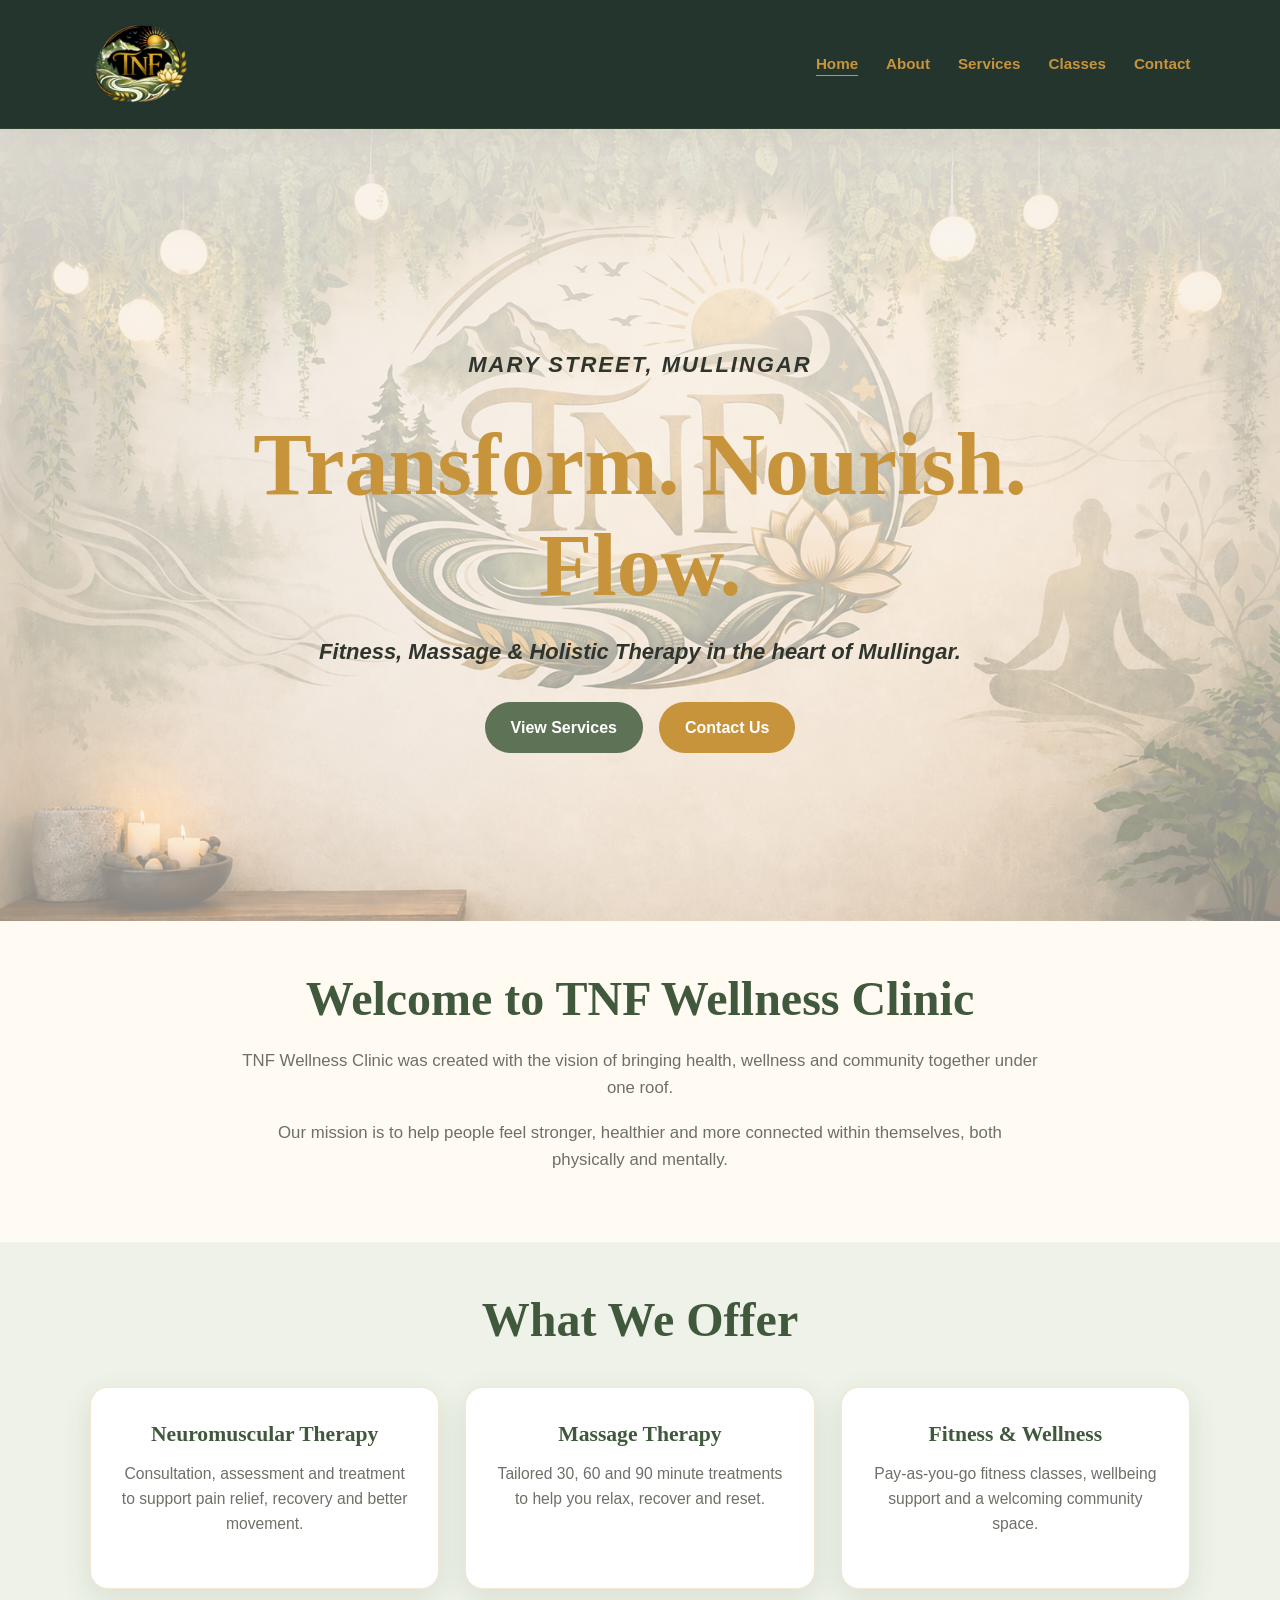
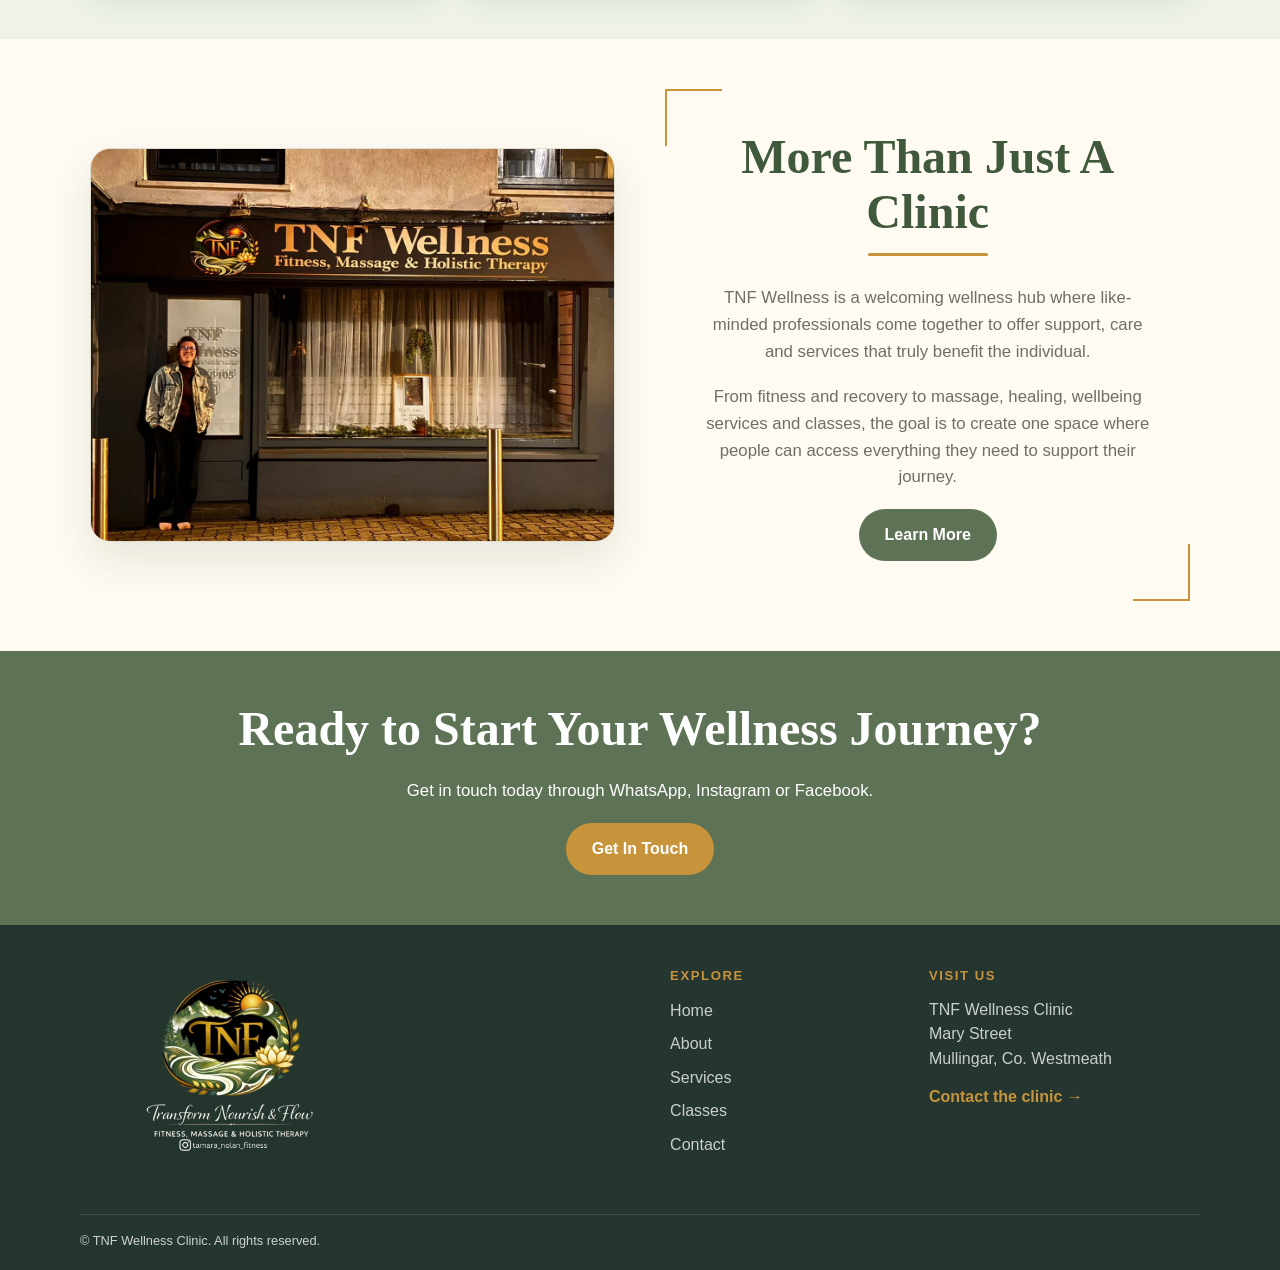
<file: index.html>
<!doctype html>
<html lang="en">
  <head>
    <meta charset="UTF-8" />
    <meta name="viewport" content="width=device-width, initial-scale=1.0" />
    <title>TNF Wellness Clinic | Mullingar</title>
    <link rel="preconnect" href="https://fonts.googleapis.com" />
    <link rel="preconnect" href="https://fonts.gstatic.com" crossorigin />
    <link rel="preconnect" href="https://fonts.googleapis.com" />
    <link
      href="https://fonts.googleapis.com/css2?family=Cormorant+Garamond:wght@500;600&display=swap"
      rel="stylesheet"
    />
    <link rel="preconnect" href="https://fonts.googleapis.com" />
    <link rel="preconnect" href="https://fonts.gstatic.com" crossorigin />
    <link
      href="https://fonts.googleapis.com/css2?family=Arsenal+SC:ital,wght@0,400;0,700;1,400;1,700&family=Goudy+Bookletter+1911&display=swap"
      rel="stylesheet"
    />
    <link rel="stylesheet" href="css/style.css" />
  </head>
  <body>
    <header class="site-header">
      <a href="index.html" class="logo-wrap">
        <img
          src="images/brand-image-green-s.jpg"
          alt="TNF Wellness Logo"
          class="nav-logo"
        />
      </a>

      <nav class="nav" id="nav">
        <a href="index.html" class="active">Home</a>
        <a href="about.html">About</a>
        <a href="services.html">Services</a>
        <a href="classes.html">Classes</a>
        <a href="contact.html">Contact</a>
      </nav>

      <button class="menu-toggle" id="menuToggle">☰</button>
    </header>
    <section class="hero">
      <div class="hero-overlay"></div>

      <div class="hero-content">
        <p class="eyebrow">Mary Street, Mullingar</p>
        <h1>Transform. <span>Nourish.</span> Flow.</h1>
        <p>Fitness, Massage & Holistic Therapy in the heart of Mullingar.</p>

        <div class="hero-buttons">
          <a href="services.html" class="btn primary">View Services</a>
          <a href="contact.html" class="btn secondary">Contact Us</a>
        </div>
      </div>
    </section>
    <section class="section intro">
      <div class="container">
        <h2>Welcome to TNF Wellness Clinic</h2>

        <p>
          TNF Wellness Clinic was created with the vision of bringing health,
          wellness and community together under one roof.
        </p>

        <p>
          Our mission is to help people feel stronger, healthier and more
          connected within themselves, both physically and mentally.
        </p>
      </div>
    </section>

    <section class="section soft">
      <div class="container">
        <h2>What We Offer</h2>

        <div class="cards">
          <div class="card">
            <h3>Neuromuscular Therapy</h3>
            <p>
              Consultation, assessment and treatment to support pain relief,
              recovery and better movement.
            </p>
          </div>

          <div class="card">
            <h3>Massage Therapy</h3>
            <p>
              Tailored 30, 60 and 90 minute treatments to help you relax,
              recover and reset.
            </p>
          </div>

          <div class="card">
            <h3>Fitness & Wellness</h3>
            <p>
              Pay-as-you-go fitness classes, wellbeing support and a welcoming
              community space.
            </p>
          </div>
        </div>
      </div>
    </section>

    <section class="section split">
      <div class="split-image-shop">
        <img src="images/shop-image.jpg" alt="TNF Wellness clinic storefront" />
      </div>

      <div class="split-content">
        <h2>More Than Just A Clinic</h2>

        <p>
          TNF Wellness is a welcoming wellness hub where like-minded
          professionals come together to offer support, care and services that
          truly benefit the individual.
        </p>

        <p>
          From fitness and recovery to massage, healing, wellbeing services and
          classes, the goal is to create one space where people can access
          everything they need to support their journey.
        </p>

        <a href="about.html" class="btn primary">Learn More</a>
      </div>
    </section>

    <section class="section cta">
      <div class="container">
        <h2>Ready to Start Your Wellness Journey?</h2>
        <p>Get in touch today through WhatsApp, Instagram or Facebook.</p>
        <a href="contact.html" class="btn gold">Get In Touch</a>
      </div>
    </section>

    <footer class="footer">
      <div class="footer-container">
        <div class="footer-brand">
          <a href="index.html" class="footer-logo-wrap">
            <img
              src="images/brand-image-green.png"
              alt="TNF Wellness Clinic"
              class="footer-logo"
            />
          </a>
        </div>

        <div class="footer-column">
          <h2 class="footer-column-title">Explore</h2>

          <nav class="footer-nav" aria-label="Footer navigation">
            <a href="index.html">Home</a>
            <a href="about.html">About</a>
            <a href="services.html">Services</a>
            <a href="classes.html">Classes</a>
            <a href="contact.html">Contact</a>
          </nav>
        </div>

        <div class="footer-column">
          <h2 class="footer-column-title">Visit Us</h2>

          <address>
            TNF Wellness Clinic<br />
            Mary Street<br />
            Mullingar, Co. Westmeath
          </address>

          <a href="contact.html" class="footer-contact-link">
            Contact the clinic →
          </a>
        </div>
      </div>

      <div class="footer-bottom">
        <p>
          © <span id="currentYear"></span> TNF Wellness Clinic. All rights
          reserved.
        </p>
      </div>
    </footer>

    <script src="js/script.js"></script>
  </body>
</html>
</file>
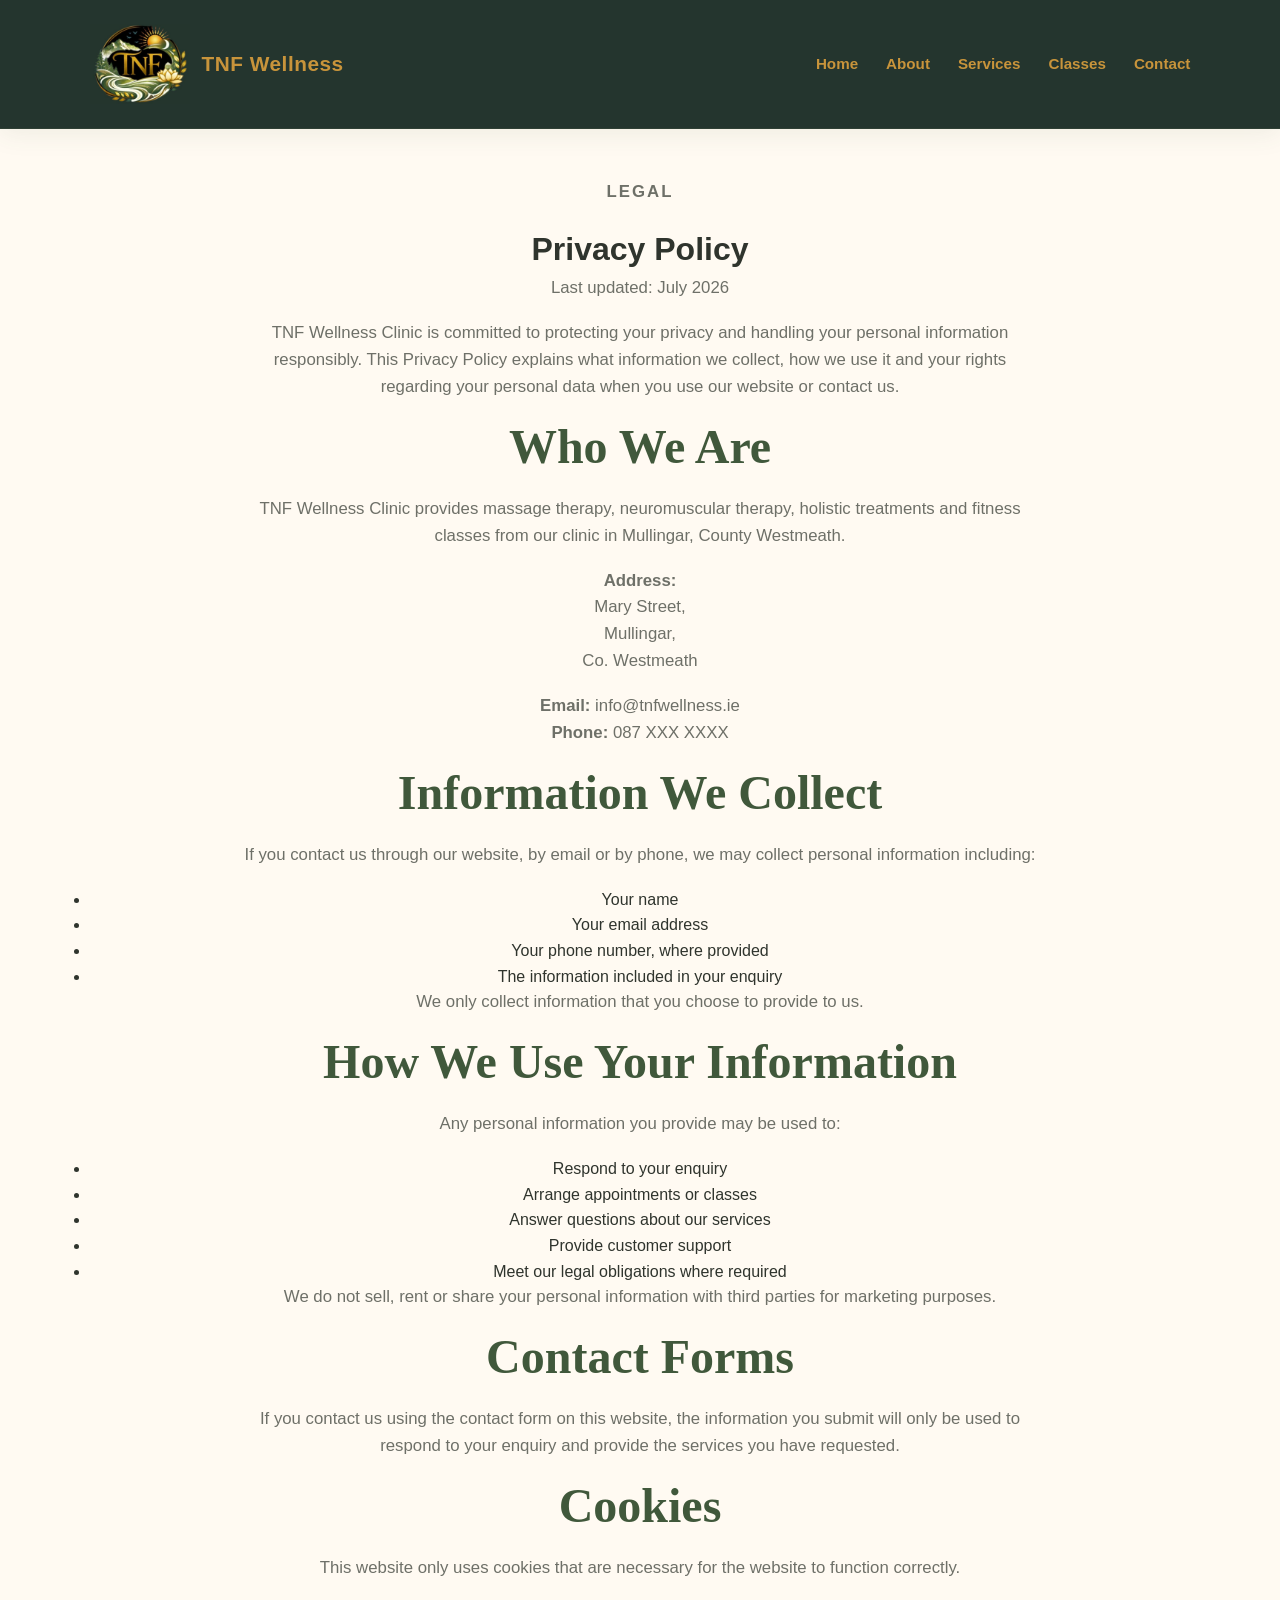
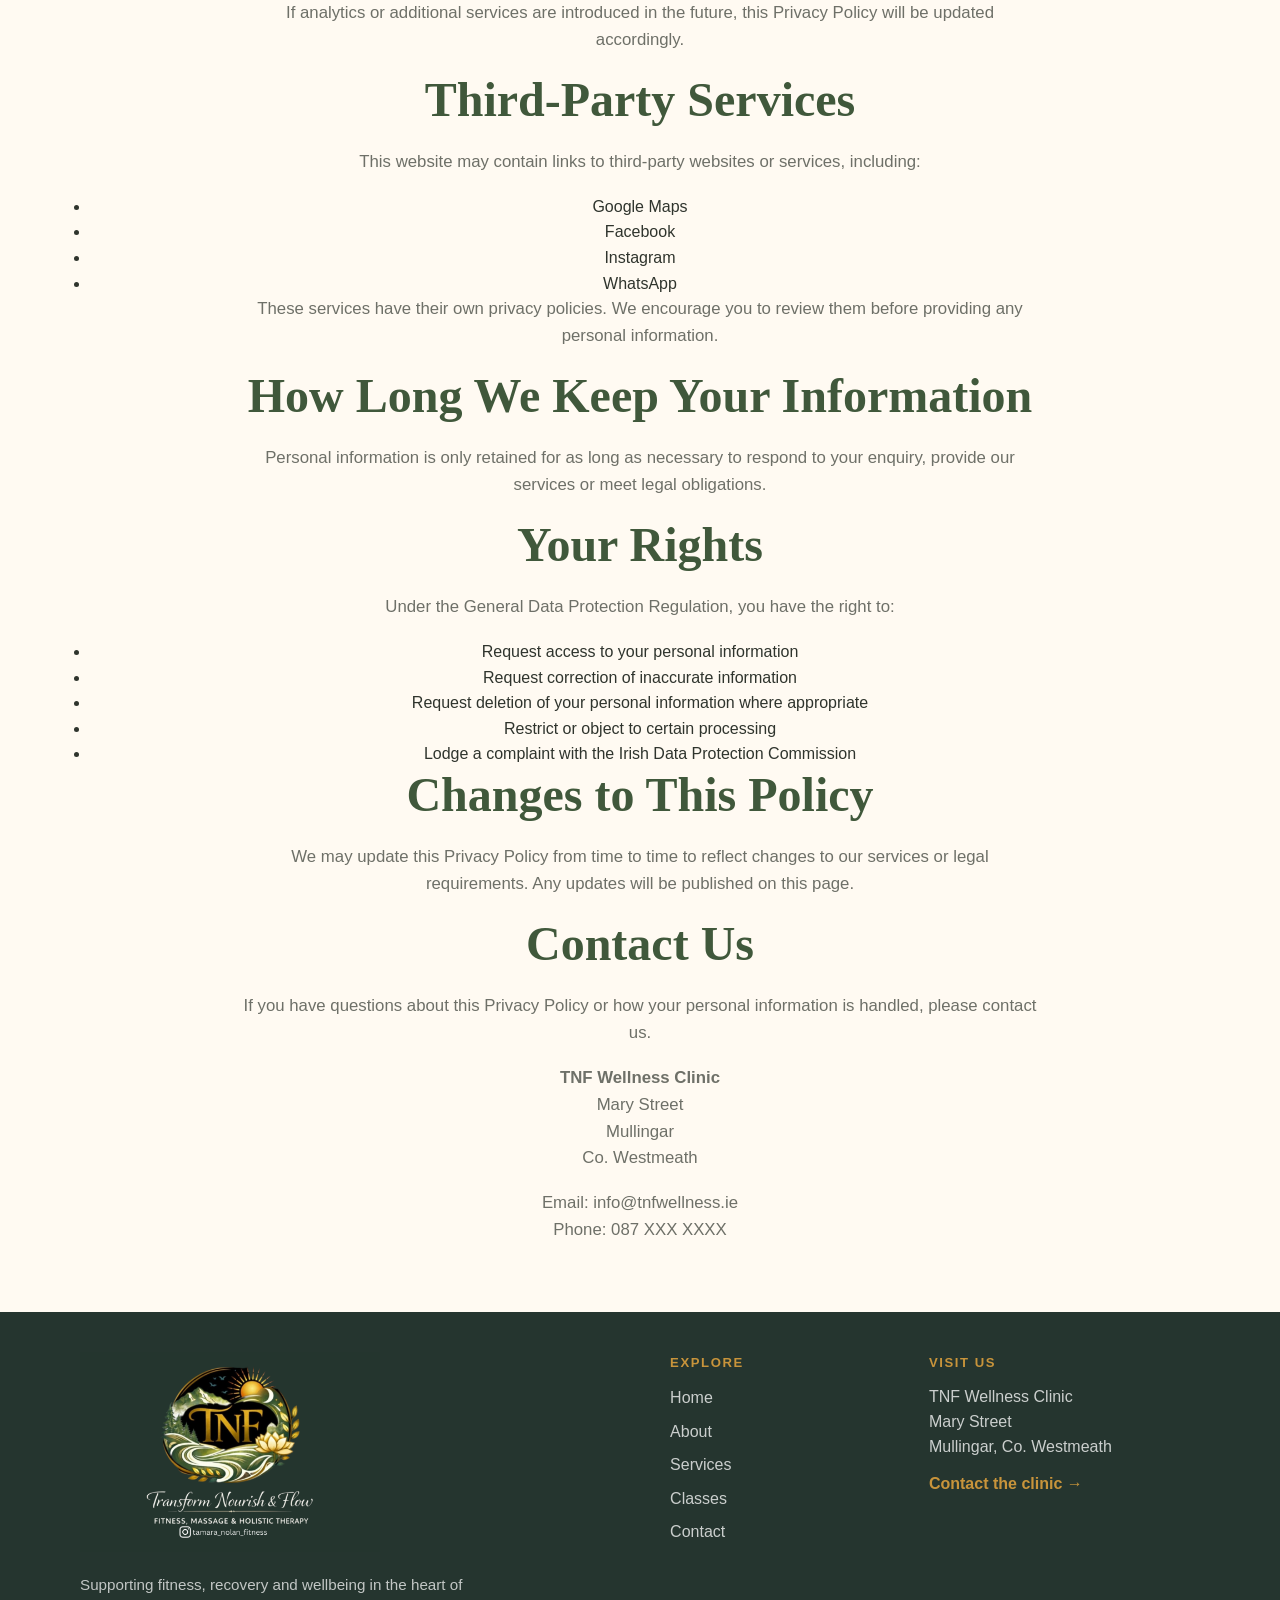
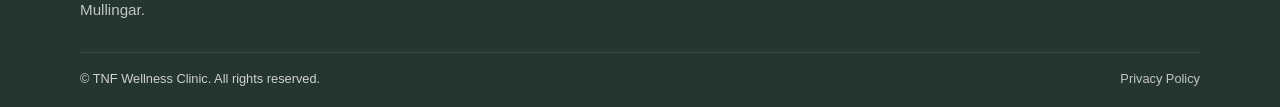
<file: privacy.html>
<!doctype html>
<html lang="en">
  <head>
    <meta charset="UTF-8" />
    <meta name="viewport" content="width=device-width, initial-scale=1.0" />

    <title>Privacy Policy | TNF Wellness Clinic</title>

    <link rel="stylesheet" href="css/style.css" />
  </head>

  <body>
    <header class="site-header">
      <a href="index.html" class="logo-wrap">
        <img
          src="images/brand-image-green-s.jpg"
          alt="TNF Wellness Clinic"
          class="nav-logo"
        />
        <span>TNF Wellness</span>
      </a>

      <nav class="nav" id="nav">
        <a href="index.html">Home</a>
        <a href="about.html">About</a>
        <a href="services.html">Services</a>
        <a href="classes.html">Classes</a>
        <a href="contact.html">Contact</a>
      </nav>

      <button
        class="menu-toggle"
        id="menuToggle"
        type="button"
        aria-label="Open navigation menu"
        aria-expanded="false"
        aria-controls="nav"
      >
        ☰
      </button>
    </header>

    <main class="section">
      <div class="container legal-content">
        <p class="eyebrow">Legal</p>

        <h1>Privacy Policy</h1>

        <p class="policy-date">Last updated: July 2026</p>

        <p>
          TNF Wellness Clinic is committed to protecting your privacy and
          handling your personal information responsibly. This Privacy Policy
          explains what information we collect, how we use it and your rights
          regarding your personal data when you use our website or contact us.
        </p>

        <h2>Who We Are</h2>

        <p>
          TNF Wellness Clinic provides massage therapy, neuromuscular therapy,
          holistic treatments and fitness classes from our clinic in Mullingar,
          County Westmeath.
        </p>

        <p>
          <strong>Address:</strong><br />
          Mary Street,<br />
          Mullingar,<br />
          Co. Westmeath
        </p>

        <p>
          <strong>Email:</strong>
          <a href="mailto:info@tnfwellness.ie">info@tnfwellness.ie</a><br />

          <strong>Phone:</strong>
          <a href="tel:+353XXXXXXXXX">087 XXX XXXX</a>
        </p>

        <h2>Information We Collect</h2>

        <p>
          If you contact us through our website, by email or by phone, we may
          collect personal information including:
        </p>

        <ul>
          <li>Your name</li>
          <li>Your email address</li>
          <li>Your phone number, where provided</li>
          <li>The information included in your enquiry</li>
        </ul>

        <p>We only collect information that you choose to provide to us.</p>

        <h2>How We Use Your Information</h2>

        <p>Any personal information you provide may be used to:</p>

        <ul>
          <li>Respond to your enquiry</li>
          <li>Arrange appointments or classes</li>
          <li>Answer questions about our services</li>
          <li>Provide customer support</li>
          <li>Meet our legal obligations where required</li>
        </ul>

        <p>
          We do not sell, rent or share your personal information with third
          parties for marketing purposes.
        </p>

        <h2>Contact Forms</h2>

        <p>
          If you contact us using the contact form on this website, the
          information you submit will only be used to respond to your enquiry
          and provide the services you have requested.
        </p>

        <h2>Cookies</h2>

        <p>
          This website only uses cookies that are necessary for the website to
          function correctly.
        </p>

        <p>
          If analytics or additional services are introduced in the future, this
          Privacy Policy will be updated accordingly.
        </p>

        <h2>Third-Party Services</h2>

        <p>
          This website may contain links to third-party websites or services,
          including:
        </p>

        <ul>
          <li>Google Maps</li>
          <li>Facebook</li>
          <li>Instagram</li>
          <li>WhatsApp</li>
        </ul>

        <p>
          These services have their own privacy policies. We encourage you to
          review them before providing any personal information.
        </p>

        <h2>How Long We Keep Your Information</h2>

        <p>
          Personal information is only retained for as long as necessary to
          respond to your enquiry, provide our services or meet legal
          obligations.
        </p>

        <h2>Your Rights</h2>

        <p>
          Under the General Data Protection Regulation, you have the right to:
        </p>

        <ul>
          <li>Request access to your personal information</li>
          <li>Request correction of inaccurate information</li>
          <li>
            Request deletion of your personal information where appropriate
          </li>
          <li>Restrict or object to certain processing</li>
          <li>Lodge a complaint with the Irish Data Protection Commission</li>
        </ul>

        <h2>Changes to This Policy</h2>

        <p>
          We may update this Privacy Policy from time to time to reflect changes
          to our services or legal requirements. Any updates will be published
          on this page.
        </p>

        <h2>Contact Us</h2>

        <p>
          If you have questions about this Privacy Policy or how your personal
          information is handled, please contact us.
        </p>

        <div class="policy-contact">
          <p>
            <strong>TNF Wellness Clinic</strong><br />
            Mary Street<br />
            Mullingar<br />
            Co. Westmeath
          </p>

          <p>
            Email:
            <a href="mailto:info@tnfwellness.ie">info@tnfwellness.ie</a><br />

            Phone:
            <a href="tel:+353XXXXXXXXX">087 XXX XXXX</a>
          </p>
        </div>
      </div>
    </main>

    <footer class="footer">
      <div class="footer-container">
        <div class="footer-brand">
          <a href="index.html" class="footer-logo-wrap">
            <img
              src="images/brand-image-green.png"
              alt="TNF Wellness Clinic"
              class="footer-logo"
            />
          </a>

          <p>
            Supporting fitness, recovery and wellbeing in the heart of
            Mullingar.
          </p>
        </div>

        <div class="footer-column">
          <h2 class="footer-column-title">Explore</h2>

          <nav class="footer-nav" aria-label="Footer navigation">
            <a href="index.html">Home</a>
            <a href="about.html">About</a>
            <a href="services.html">Services</a>
            <a href="classes.html">Classes</a>
            <a href="contact.html">Contact</a>
          </nav>
        </div>

        <div class="footer-column">
          <h2 class="footer-column-title">Visit Us</h2>

          <address>
            TNF Wellness Clinic<br />
            Mary Street<br />
            Mullingar, Co. Westmeath
          </address>

          <a href="contact.html" class="footer-contact-link">
            Contact the clinic →
          </a>
        </div>
      </div>

      <div class="footer-bottom">
        <p>
          © <span id="currentYear"></span> TNF Wellness Clinic. All rights
          reserved.
        </p>

        <div class="footer-legal">
          <a href="privacy.html">Privacy Policy</a>
        </div>
      </div>
    </footer>

    <script src="js/script.js"></script>
  </body>
</html>
</file>
<file: css/style.css>
:root {
  --bg: #f8f3eb;
  --section: #fffaf2;
  --soft: #eef2e8;
  --card: #ffffff;

  --white: #ffffff;
  --sage: #5e7355;
  --sage-dark: #40583b;
  --gold: #c8943b;
  --gold-light: #d9ae62;

  --text: #2f342d;
  --muted: #6e7068;
  --border: rgba(94, 115, 85, 0.18);
  --shadow: rgba(64, 88, 59, 0.12);
}

* {
  margin: 0;
  padding: 0;
  box-sizing: border-box;
}

body {
  background: var(--section);
  color: var(--text);
  font-family: "Inter", sans-serif;
  line-height: 1.6;
}

img {
  max-width: 100%;
  display: block;
}

a {
  color: inherit;
  text-decoration: none;
}

/* HEADER */

.site-header {
  position: sticky;
  top: 0;
  width: 100%;
  z-index: 20;
  display: flex;
  justify-content: space-between;
  align-items: center;
  padding: 14px 7%;
  background: #24352e;
  backdrop-filter: blur(12px);
  border-bottom: 1px solid var(--border);
  box-shadow: 0 6px 24px rgba(64, 88, 59, 0.08);
}

.logo-wrap {
  display: flex;
  align-items: center;
  gap: 12px;
  color: var(--gold);
  font-size: 1.3rem;
  font-weight: bold;
  letter-spacing: 0.5px;
}
.logo-title {
  font-family: "Goudy Bookletter 1911", serif;
  font-size: 20px;
  font-weight: 600;
  letter-spacing: 0.18em;
  text-transform: uppercase;
}
.nav-logo {
  width: 100px;
  height: 100px;
  object-fit: contain;
}

.nav {
  display: flex;
  gap: 28px;
}

.nav a {
  color: var(--gold);
  font-size: 0.95rem;
  font-weight: 600;
  text-decoration: none;
  transition: color 0.25s ease;
}

.nav a:hover {
  color: #ffffff;
}

.nav a.active {
  color: var(--gold);
  text-decoration: underline;
  text-underline-offset: 6px;
}

.menu-toggle {
  display: none;
  background: none;
  color: var(--white);
  border: none;
  font-size: 1.8rem;
  cursor: pointer;
}

/* HERO */

.hero {
  min-height: 88vh;
  background: url("../images/hero-image.png") center/cover no-repeat;
  position: relative;
  display: grid;
  place-items: center;
  text-align: center;
  padding: 120px 20px 70px;
}

.hero-overlay {
  position: absolute;
  inset: 0;
  background: linear-gradient(
    rgba(248, 243, 235, 0.88),
    rgba(248, 243, 235, 0.55)
  );
}

.hero-content {
  position: relative;
  max-width: 850px;
}

.eyebrow {
  color: var(--gold);
  font-weight: 800;
  letter-spacing: 2px;
  text-transform: uppercase;
  font-size: 0.9rem;
  margin-bottom: 12px;
}

.hero h1,
.page-hero h1,
.section h2,
.card h3 {
  font-family: Georgia, serif;
  line-height: 1.15;
}

.hero h1 {
  font-size: clamp(2.8rem, 7vw, 5.5rem);
  color: var(--sage-dark);
  margin-bottom: 18px;
}

.hero h1,
h2 span {
  color: var(--gold);
}

.hero p {
  font-size: 22px;
  color: var(--text);
  margin-bottom: 32px;
  font-style: italic;
  font-weight: 700;
}

.hero-buttons,
.contact-buttons {
  display: flex;
  justify-content: center;
  gap: 16px;
  flex-wrap: wrap;
  margin-top: 20px;
}
.page-hero {
  padding: 110px 7% 80px;
  background:
    linear-gradient(rgba(248, 243, 235, 0.92), rgba(248, 243, 235, 0.92)),
    url("../images/hero-image.jpg") center/cover no-repeat;
  text-align: center;
}
.section h2 {
  font-size: clamp(2rem, 4vw, 3rem);
  color: var(--sage-dark);
  margin-bottom: 22px;
}

.section p {
  color: var(--muted);
  max-width: 800px;
  margin: 0 auto 18px;
  font-size: 1.05rem;
}

/* BUTTONS */

.hero-buttons,
.contact-buttons {
  display: flex;
  justify-content: center;
  gap: 16px;
  flex-wrap: wrap;
  margin-top: 20px;
}

.btn {
  display: inline-block;
  padding: 13px 26px;
  border-radius: 999px;
  font-weight: bold;
  transition: 0.3s ease;
}

.btn.primary {
  background: var(--sage);
  color: white;
}

.btn.primary:hover {
  background: var(--sage-dark);
  transform: translateY(-2px);
}

.btn.secondary {
  color: var(--white);
  background: var(--gold);
}

.btn.secondary:hover {
  background: var(--gold-light);
  color: var(--white);
  transform: translateY(-2px);
}

.btn.gold {
  background: var(--gold);
  color: white;
}

.btn.gold:hover {
  background: var(--gold-light);
  transform: translateY(-2px);
}
.button-classes {
  margin-top: 30px;
}
/* LAYOUT */

.section {
  padding: 50px 7%;
  background: var(--section);
}

.soft {
  background: var(--soft);
}

.container {
  max-width: 1100px;
  margin: auto;
  text-align: center;
}

.container.narrow {
  max-width: 820px;
}

.cards {
  display: grid;
  grid-template-columns: repeat(3, 1fr);
  gap: 26px;
  margin-top: 40px;
}

.two-cards {
  grid-template-columns: repeat(2, 1fr);
}

.card {
  background: var(--card);
  padding: 34px 28px;
  border-radius: 18px;
  border: 1px solid rgba(200, 148, 59, 0.22);
  box-shadow: 0 10px 30px var(--shadow);
}

.card h3 {
  color: var(--sage-dark);
  margin-bottom: 14px;
  font-size: 1.35rem;
}

.card p {
  font-size: 0.98rem;
}

.price-card .price {
  color: var(--gold);
  font-size: 2rem;
  font-weight: bold;
  margin-bottom: 10px;
}

/* SPLIT SECTIONS */

.split {
  display: grid;
  grid-template-columns: 1fr 1fr;
  gap: 50px;
  align-items: center;
}

.split-content {
  max-width: 600px;
  margin: 0 auto;
  text-align: center;
  position: relative;
  padding: 2.5rem;
}

.split-content::before,
.split-content::after {
  content: "";
  position: absolute;
  width: 55px;
  height: 55px;
}

.split-content::before {
  top: 0;
  left: 0;
  border-top: 2px solid var(--gold);
  border-left: 2px solid var(--gold);
}

.split-content::after {
  bottom: 0;
  right: 0;
  border-bottom: 2px solid var(--gold);
  border-right: 2px solid var(--gold);
}

.split-image {
  display: flex;
  justify-content: center;
}
.split-content h2 {
  position: relative;
  display: inline-block;
  margin-bottom: 1.8rem;
}

.split-content h2::after {
  content: "";
  display: block;
  width: 120px;
  height: 3px;
  margin: 14px auto 0;
  background: var(--gold);
  border-radius: 999px;
}

.split-image img {
  width: 100%;
  max-width: 440px;
  height: auto;

  border-radius: 24px;
  border: 1px solid rgba(94, 115, 85, 0.2);
  box-shadow: 0 18px 40px var(--shadow);
}
.split-image-shop img {
  border-radius: 20px;
  border: 1px solid rgba(94, 115, 85, 0.2);
  box-shadow: 0 18px 40px var(--shadow);
}

/* SERVICES PAGE */

.service-box {
  max-width: 650px;
  margin: 35px auto;
  background: white;
  padding: 32px;
  border-radius: 18px;
  border: 1px solid rgba(200, 148, 59, 0.22);
  box-shadow: 0 10px 30px var(--shadow);
  text-align: left;
}

.service-box h3 {
  color: var(--sage-dark);
  margin-bottom: 18px;
}

.service-box ul {
  padding-left: 22px;
}

.service-box li {
  color: var(--muted);
  margin-bottom: 10px;
}

.price-banner {
  display: inline-block;
  margin-top: 24px;
  background: var(--sage);
  color: white;
  padding: 15px 34px;
  border-radius: 999px;
  font-weight: bold;
  font-size: 1.2rem;
}

/* CONTACT PAGE */

.hours {
  max-width: 650px;
  margin: 30px auto 0;
  background: white;
  padding: 20px 30px;
  border-radius: 18px;
  box-shadow: 0 10px 30px var(--shadow);
}

.hours-row {
  display: flex;
  justify-content: space-between;
  gap: 20px;
  padding: 14px 0;
  border-bottom: 1px solid var(--gold);
  color: var(--muted);
}

.hours-row:last-child {
  border-bottom: none;
}

.hours-row strong {
  color: var(--sage-dark);
}

.map-container {
  margin-top: 30px;
  overflow: hidden;
  border-radius: 20px;
  box-shadow: 0 10px 30px var(--shadow);
}

.map-container iframe {
  width: 100%;
  height: 450px;
  border: none;
  display: block;
}

/* CTA + FOOTER */

.cta {
  background: var(--sage);
  text-align: center;
}

.cta h2,
.cta p {
  color: white;
}

/* ===========================
   Footer
=========================== */
.footer-column-title {
  color: var(--gold) !important;
}
.footer {
  padding: 40px 6% 18px;
  background: #25352f;
  color: rgba(255, 255, 255, 0.78);
}

.footer-container {
  width: min(1120px, 100%);
  margin: 0 auto;

  display: grid;
  grid-template-columns: 1.8fr 0.7fr 0.9fr;
  gap: clamp(24px, 4vw, 48px);

  align-items: start;
}

/* ---------- Brand ---------- */

.footer-brand {
  max-width: 480px;
}

.footer-logo-wrap {
  display: inline-block;
  margin-bottom: 12px;
  text-decoration: none;
}

.footer-logo {
  width: 300px;
  height: auto;
  display: block;
}

.footer-brand p {
  margin: 0;
  max-width: 400px;

  line-height: 1.65;
  font-size: 0.95rem;

  color: rgba(255, 255, 255, 0.72);
}

/* ---------- Columns ---------- */

.footer-column h2 {
  margin: 0 0 12px;

  color: #fff;

  font-size: 0.82rem;
  font-weight: 700;

  letter-spacing: 0.12em;
  text-transform: uppercase;
}

/* ---------- Navigation ---------- */

.footer-nav {
  display: flex;
  flex-direction: column;
  gap: 8px;
}

.footer-nav a {
  width: fit-content;

  color: rgba(255, 255, 255, 0.76);
  text-decoration: none;

  transition:
    color 0.2s ease,
    transform 0.2s ease;
}

.footer-nav a:hover,
.footer-nav a:focus-visible {
  color: #d4b681;
  transform: translateX(4px);
}

/* ---------- Address ---------- */

.footer address {
  margin: 0 0 12px;

  font-style: normal;
  line-height: 1.55;

  color: rgba(255, 255, 255, 0.76);
}

.footer-contact-link {
  display: inline-block;

  color: var(--gold);
  text-decoration: none;
  font-weight: 600;

  transition:
    color 0.2s ease,
    transform 0.2s ease;
}

.footer-contact-link:hover,
.footer-contact-link:focus-visible {
  color: #edd7b3;
  transform: translateX(4px);
}

/* ---------- Bottom ---------- */

.footer-bottom {
  width: min(1120px, 100%);
  margin: 30px auto 0;
  padding-top: 16px;

  display: flex;
  justify-content: space-between;
  align-items: center;
  gap: 18px;

  border-top: 1px solid rgba(255, 255, 255, 0.1);

  font-size: 0.8rem;
}

.footer-bottom p {
  margin: 0;
}

.footer-legal {
  display: flex;
  gap: 18px;
}

.footer-legal a {
  color: rgba(255, 255, 255, 0.72);
  text-decoration: none;

  transition: color 0.2s ease;
}

.footer-legal a:hover,
.footer-legal a:focus-visible {
  color: #d4b681;
}

/* ---------- Accessibility ---------- */

.footer a:focus-visible {
  outline: 2px solid #d4b681;
  outline-offset: 4px;
  border-radius: 4px;
}

/* ---------- Tablet ---------- */

@media (max-width: 900px) {
  .footer {
    padding: 38px 24px 18px;
  }

  .footer-container {
    grid-template-columns: 1fr 1fr;
    gap: 32px;
  }

  .footer-brand {
    grid-column: 1/-1;
    max-width: 520px;
  }

  .footer-logo {
    width: 180px;
  }
}

/* ---------- Mobile ---------- */

@media (max-width: 650px) {
  .footer {
    padding: 34px 20px 18px;
  }

  .footer-container {
    grid-template-columns: 1fr;
    gap: 28px;
  }

  .footer-brand {
    max-width: 100%;
  }

  .footer-logo {
    width: 160px;
  }

  .footer-brand p {
    max-width: 100%;
  }

  .footer-bottom {
    margin-top: 24px;
    padding-top: 14px;

    flex-direction: column;
    align-items: flex-start;
    gap: 10px;
  }

  .footer-legal {
    flex-wrap: wrap;
  }
}
/* RESPONSIVE */

@media (max-width: 850px) {
  .menu-toggle {
    display: block;
  }

  .nav {
    position: absolute;
    top: 82px;
    right: 7%;
    background: var(--section);
    flex-direction: column;
    width: 220px;
    padding: 20px;
    border: 1px solid var(--border);
    border-radius: 14px;
    display: none;
    box-shadow: 0 12px 30px rgba(0, 0, 0, 0.12);
  }

  .nav.active {
    display: flex;
  }

  .cards,
  .two-cards,
  .split {
    grid-template-columns: 1fr;
  }

  .split-content h2,
  .split-content p {
    text-align: center;
    margin-left: auto;
  }
  .contact-content {
    display: flex;
    flex-direction: column;
    align-items: center;
  }
  .logo-wrap span {
    font-size: 1.1rem;
  }

  .nav-logo {
    width: 48px;
    height: 48px;
  }

  .hours-row {
    flex-direction: column;
    text-align: center;
    gap: 4px;
  }

  .service-box {
    padding: 26px;
  }
}
.class-schedule-img {
  max-width: 760px;
  width: 100%;
  margin: 0 auto;
  border-radius: 24px;
  box-shadow: 0 18px 40px var(--shadow);
  border: 1px solid rgba(200, 148, 59, 0.22);
}
</file>
